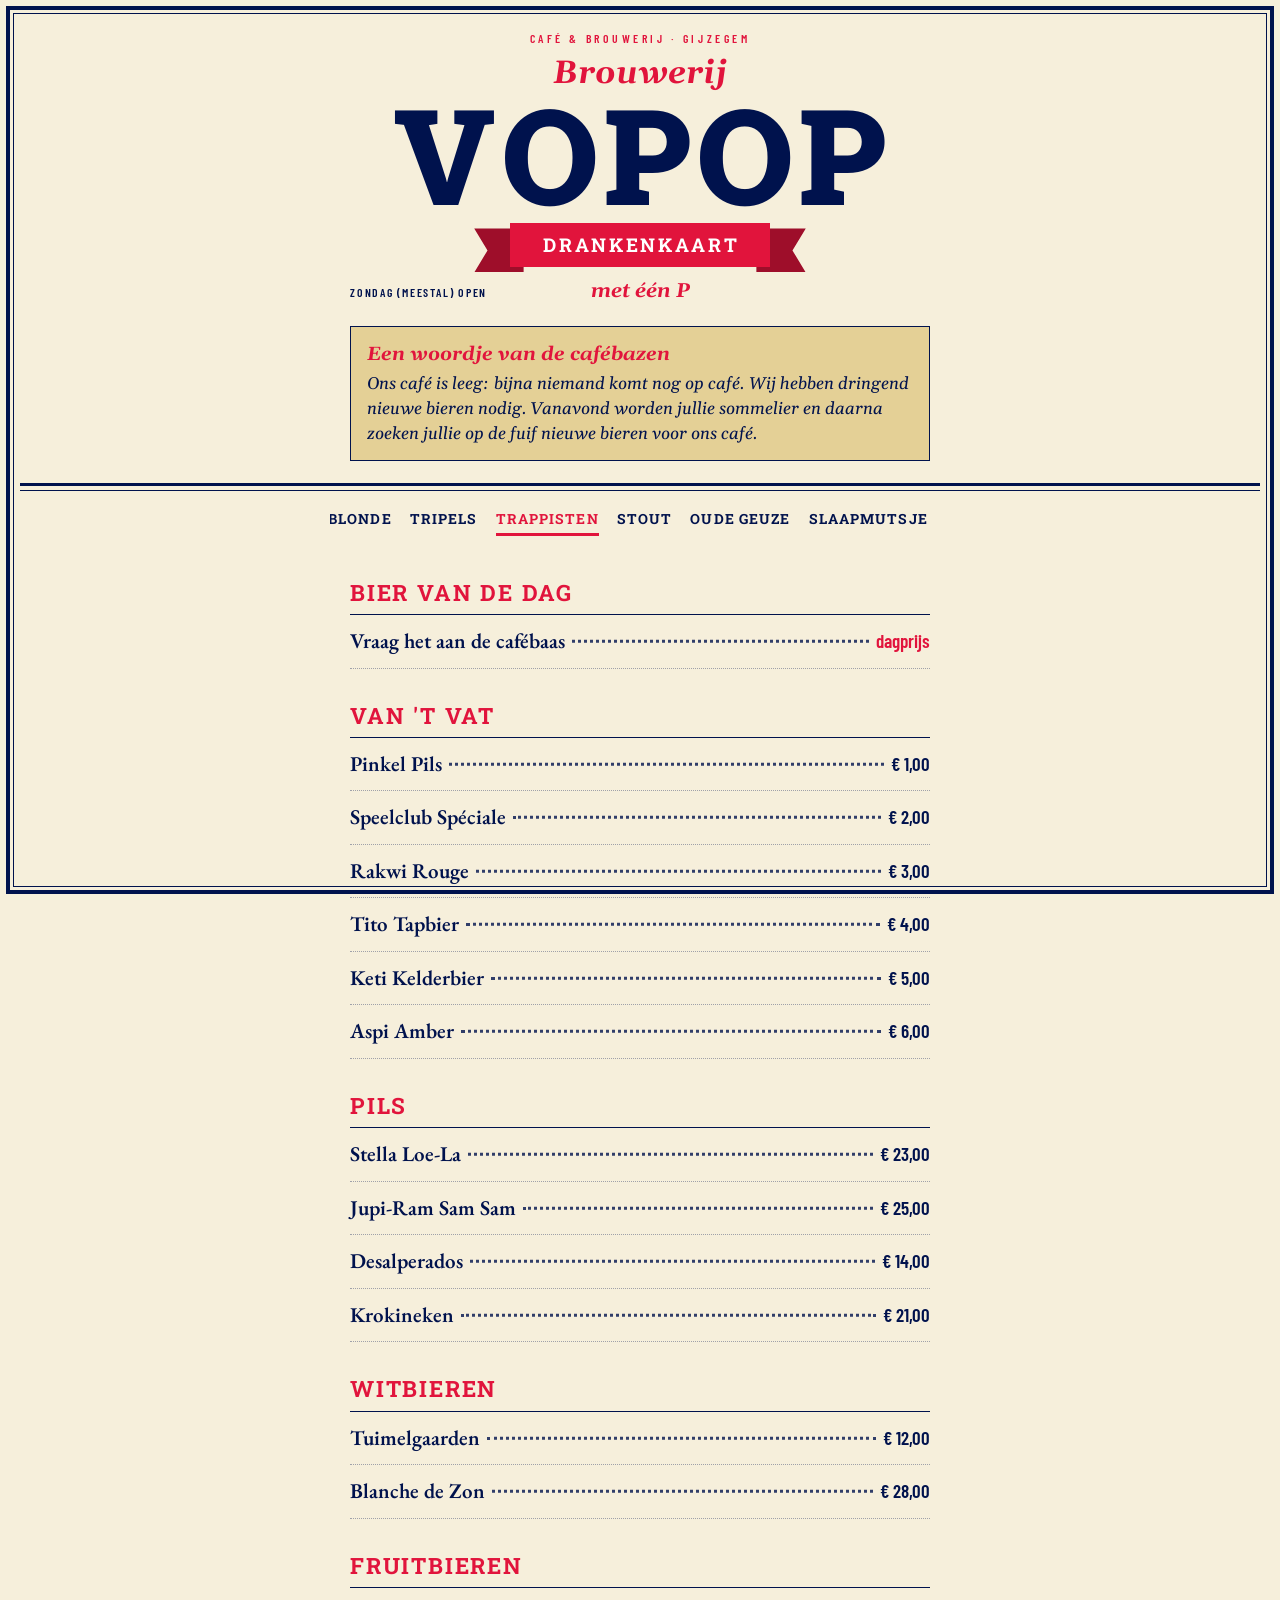
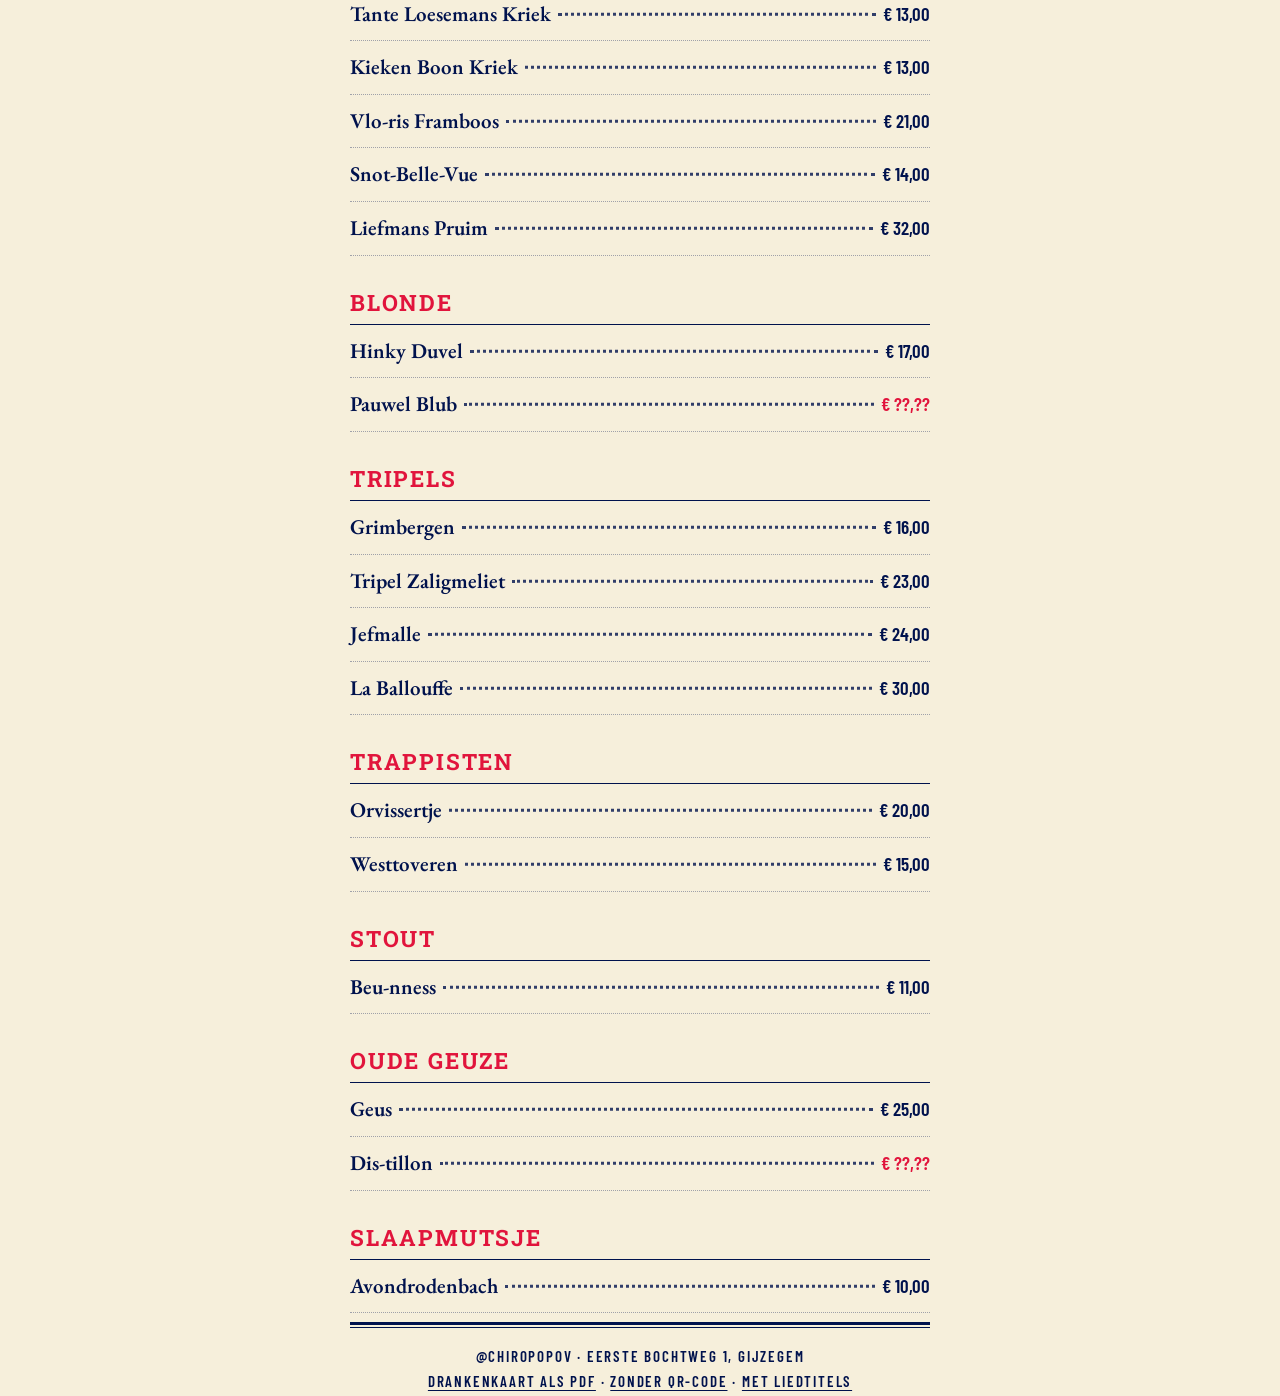
<file: index.html>
<!DOCTYPE html>
<html lang="nl">
<head>
<meta charset="utf-8">
<meta name="viewport" content="width=device-width, initial-scale=1, viewport-fit=cover">
<title>Drankenkaart | Brouwerij Vopop</title>
<meta name="description" content="De drankenkaart van Brouwerij Vopop: elk chiroliedje gekoppeld aan een Belgisch bier, de prijs is de bladzijde in het zangboekje.">
<meta name="theme-color" content="#F6EFDB">
<link rel="canonical" href="https://darkoboesmans.github.io/cantus/">
<meta property="og:title" content="Drankenkaart | Brouwerij Vopop">
<meta property="og:description" content="Elk chiroliedje gekoppeld aan een Belgisch bier.">
<meta property="og:type" content="website">
<meta property="og:url" content="https://darkoboesmans.github.io/cantus/">
<link rel="icon" href="data:image/svg+xml,%3Csvg xmlns=%22http://www.w3.org/2000/svg%22 viewBox=%220 0 32 32%22%3E%3Crect width=%2232%22 height=%2232%22 fill=%22%2300124D%22/%3E%3Ctext x=%2216%22 y=%2224%22 font-size=%2222%22 font-family=%22Georgia%22 font-weight=%22bold%22 fill=%22%23F6EFDB%22 text-anchor=%22middle%22%3EV%3C/text%3E%3C/svg%3E">
<link rel="preload" href="fonts/roboto-slab-latin-900-normal.woff2" as="font" type="font/woff2" crossorigin>
<link rel="stylesheet" href="styles.css">
<style>
  * { box-sizing: border-box; }
  html { -webkit-text-size-adjust: 100%; scroll-behavior: smooth; }
  body { margin: 0; background: var(--papier); color: var(--navy); font-family: var(--serif); font-size: 18px; line-height: 1.45; }
  button { font: inherit; color: inherit; cursor: pointer; }
  a { color: var(--navy); }
  :focus-visible { outline: 3px solid var(--rood); outline-offset: 3px; }
  .skip { position: absolute; left: 12px; top: -60px; background: var(--navy); color: #fff; padding: 8px 14px; z-index: 50; font-family: var(--caps); font-weight: 700; }
  .skip:focus { top: 12px; }
  .wrap { max-width: 620px; margin: 0 auto; padding: 0 20px; }

  /* Dubbele kader rond het scherm, zoals op de kaart */
  .kader { position: fixed; inset: 6px; border: 4px solid var(--navy); pointer-events: none; z-index: 20; }
  .kader::after { content: ""; position: absolute; inset: 3px; border: 1px solid var(--navy); }

  header.uithang { font-size: clamp(11px, 3.15vw, 19px); padding-top: 30px; }
  @media (max-width: 520px) { .uithang .onder { grid-template-columns: 1fr; row-gap: .3em; } .uithang .onder > span:first-child { order: 2; text-align: center; } .uithang .onder > span:last-child { display: none; } }
  .tafel { display: inline-block; margin-top: 10px; font-family: var(--caps); font-weight: 700; font-size: 15px; letter-spacing: .12em; background: var(--navy); color: var(--papier); padding: 3px 12px; }
  .verhaal { font-size: 17px; padding: 14px 16px; margin: 20px 0 0; }
  .verhaal h2 { font-size: 19px; }

  nav { position: sticky; top: 0; z-index: 5; background: var(--papier); margin-top: 22px; }
  nav ul { list-style: none; margin: 0 auto; padding: 12px 22px 10px; display: flex; gap: 18px; overflow-x: auto; scrollbar-width: none; max-width: 620px; }
  nav ul::-webkit-scrollbar { display: none; }
  nav .dubbel { margin: 0 20px; }
  nav a {
    position: relative; display: block; white-space: nowrap; text-decoration: none; color: var(--navy);
    font-family: var(--slab); font-weight: 700; font-size: 14px; letter-spacing: .08em; text-transform: uppercase; padding: 6px 0;
  }
  nav a::after { content: ""; position: absolute; left: 0; right: 0; bottom: 0; height: 3px; background: var(--rood); transform: scaleX(0); transform-origin: left; transition: transform .3s cubic-bezier(.3,.7,.2,1); }
  nav a:hover, nav a.actief { color: var(--rood); }
  nav a:hover::after, nav a.actief::after { transform: scaleX(1); }

  section.rubriek { padding-top: 30px; scroll-margin-top: 66px; font-size: 21px; }
  .bier { padding: 12px 0 13px; border-bottom: 1px dotted rgba(0,18,77,.35); }
  .bier h3 { margin: 0; font-size: 1em; line-height: 1.2; }
  .bier .prijs { font-size: 19px; }
  .uitleg { font-family: var(--cursief); font-style: italic; margin: 4px 0 0; font-size: 15.5px; line-height: 1.4; }

  footer { padding: 40px 0 60px; text-align: center; font-family: var(--caps); font-weight: 600; font-size: 15px; letter-spacing: .12em; text-transform: uppercase; }
  footer .dubbel { margin-bottom: 18px; }
  footer p { margin: 3px 0; }
  footer a { text-underline-offset: 3px; }

  @media (prefers-reduced-motion: reduce) {
    *, *::before, *::after { transition: none !important; animation: none !important; }
    html { scroll-behavior: auto; }
  }
</style>
</head>
<body>
<a class="skip" href="#kaart">Naar de drankenkaart</a>
<div class="kader" aria-hidden="true"></div>

<header class="wrap uithang">
  <p class="klein">CAFÉ &amp; BROUWERIJ · GIJZEGEM</p>
  <p class="brouwerij">Brouwerij</p>
  <h1 class="vopop">VOPOP</h1>
  <div class="lint"><span>DRANKENKAART</span></div>
  <div class="onder"><span class="open">ZONDAG (MEESTAL) OPEN</span><span class="slogan">met één P</span><span></span></div>
  <div id="tafel"></div>
  <div class="verhaal">
    <h2>Een woordje van de cafébazen</h2>
    <p id="verhaal"></p>
  </div>
</header>

<nav aria-label="Rubrieken"><div class="dubbel" style="margin-top:0"></div><ul id="nav"></ul></nav>

<main class="wrap" id="kaart" tabindex="-1"></main>

<footer class="wrap">
  <div class="dubbel"></div>
  <p id="adres"></p>
  <p><a href="menu.pdf">Drankenkaart als PDF</a> · <a href="menu-zonder-qr.pdf">zonder QR-code</a> · <a href="menu-liedjes.pdf">met liedtitels</a></p>
</footer>

<script src="menu.js"></script>
<script>
(function () {
  var M = window.VOPOP, $ = function (id) { return document.getElementById(id); };
  function esc(s) { return String(s).replace(/[&<>"]/g, function (c) { return { "&": "&amp;", "<": "&lt;", ">": "&gt;", '"': "&quot;" }[c]; }); }

  var tafel = new URLSearchParams(location.search).get("tafel");
  if (tafel) $("tafel").innerHTML = '<span class="tafel">TAFEL ' + String(tafel).replace(/[^0-9a-zA-Z]/g, "").slice(0, 4) + "</span>";
  $("verhaal").textContent = M.verhaal;
  $("adres").textContent = "@chiropopov · " + M.adres;

  var volgorde = M.kolommen.links.concat(M.kolommen.rechts);
  var nav = "", kaart = "";
  volgorde.forEach(function (rid) {
    var r = M.rubrieken.filter(function (x) { return x.id === rid; })[0]; if (!r) return;
    nav += '<li><a href="#' + r.id + '" data-r="' + r.id + '">' + esc(r.naam) + "</a></li>";
    kaart += '<section class="rubriek" id="' + r.id + '" aria-labelledby="h-' + r.id + '"><h2 id="h-' + r.id + '">' + esc(r.naam) + "</h2>";
    r.bieren.forEach(function (b) {
      kaart += '<article class="bier"><div class="lijn"><h3 class="naam">' + esc(b.bier) + '</h3><span class="punten" aria-hidden="true"></span>' +
        '<span class="prijs' + (typeof b.prijs === "number" ? "" : " raar") + '">' + esc(M.prijsTekst(b.prijs)) + "</span></div>" +
        (b.uitleg ? '<p class="uitleg">' + esc(b.uitleg) + "</p>" : "") + "</article>";
    });
    kaart += "</section>";
  });
  $("nav").innerHTML = nav; $("kaart").innerHTML = kaart;

  var links = document.querySelectorAll("nav a");
  if ("IntersectionObserver" in window) {
    var io = new IntersectionObserver(function (items) {
      items.forEach(function (it) {
        if (!it.isIntersecting) return;
        links.forEach(function (a) {
          var aan = a.dataset.r === it.target.id;
          a.classList.toggle("actief", aan);
          if (aan) { a.setAttribute("aria-current", "true"); a.closest("ul").scrollTo({ left: a.offsetLeft - 22, behavior: "smooth" }); } else a.removeAttribute("aria-current");
        });
      });
    }, { rootMargin: "-80px 0px -70% 0px" });
    document.querySelectorAll("section.rubriek").forEach(function (s) { io.observe(s); });
  }
})();
</script>
</body>
</html>
</file>
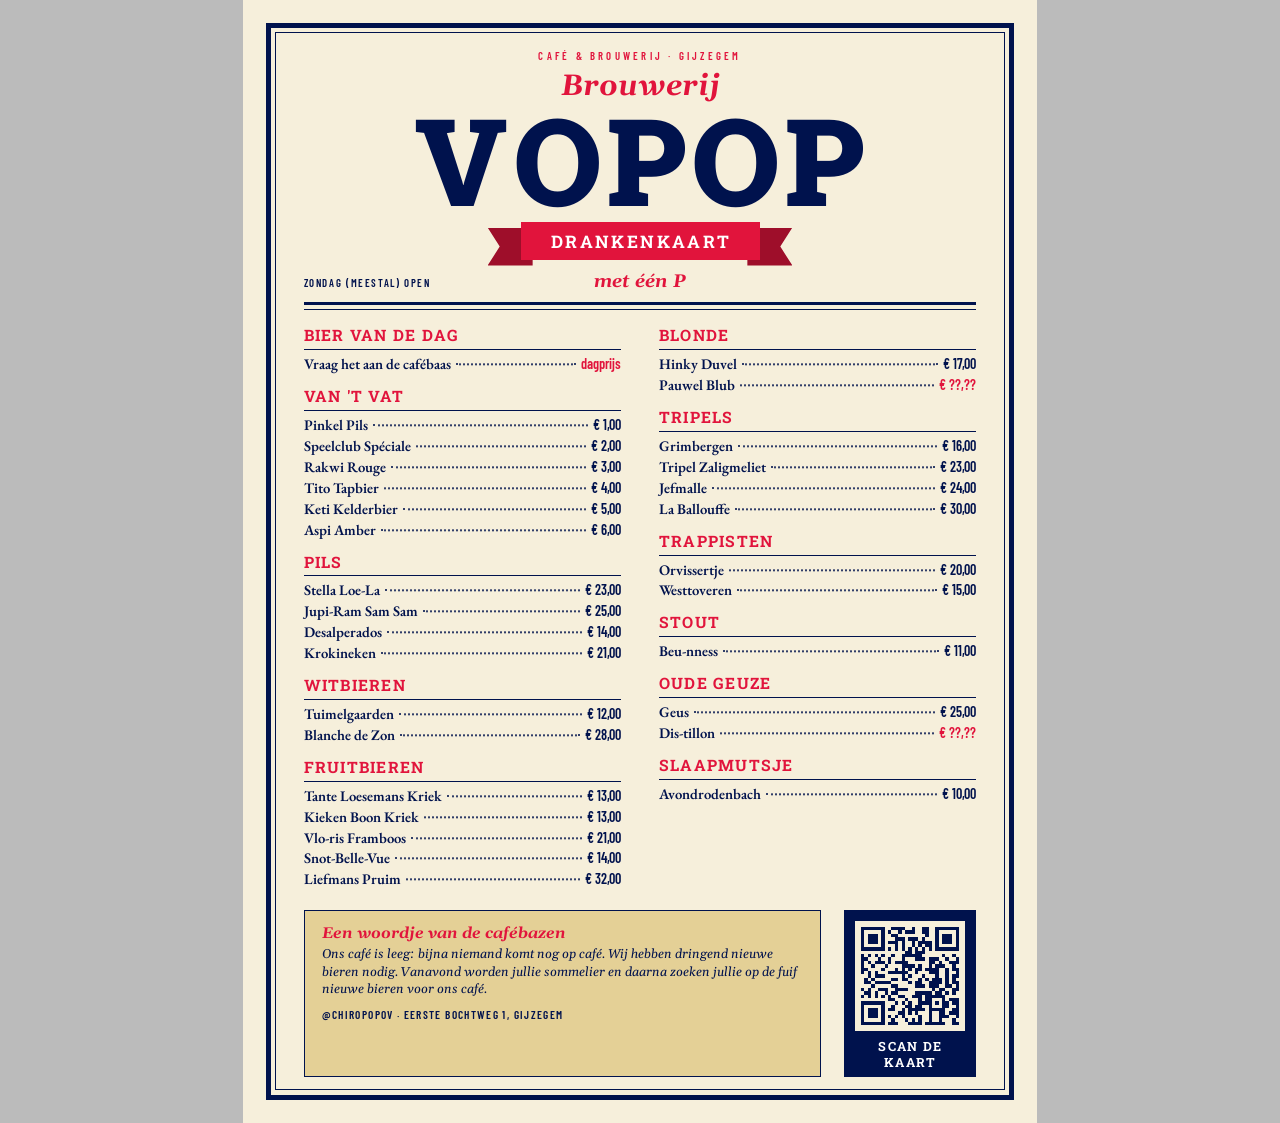
<file: print.html>
<!DOCTYPE html>
<html lang="nl">
<head>
<meta charset="utf-8">
<title>Drankenkaart A4 | Brouwerij Vopop</title>
<meta name="robots" content="noindex">
<link rel="stylesheet" href="styles.css">
<style>
  @page { size: A4; margin: 0; }
  * { box-sizing: border-box; }
  html, body { margin: 0; -webkit-print-color-adjust: exact; print-color-adjust: exact; }
  body { background: #bbb; color: var(--navy); }
  .blad { width: 210mm; height: 297mm; margin: 0 auto; background: var(--papier); position: relative; overflow: hidden; padding: 13mm 16mm 0; }
  .kader { position: absolute; inset: 6mm; border: 1.4mm solid var(--navy); pointer-events: none; }
  .kader::after { content: ""; position: absolute; inset: 1.2mm; border: .3mm solid var(--navy); }

  .uithang { font-size: 13pt; }
  .kaart { display: grid; grid-template-columns: 1fr 1fr; column-gap: 10mm; margin-top: 4mm; font-size: 11pt; align-items: start; }
  .rubriek { margin-bottom: 3.2mm; }
  .rubriek h2 { margin-bottom: .8mm; }
  .bier { padding: .25mm 0; }
  .bier .prijs { font-size: 10.6pt; }

  .voet { position: absolute; left: 16mm; right: 16mm; bottom: 12mm; display: flex; gap: 6mm; align-items: stretch; font-size: 10pt; }
  .verhaal { flex: 1; padding: 3.5mm 4.5mm; }
  .verhaal h3 { font-size: 11.5pt; }
  .verhaal p { font-size: 9.6pt; line-height: 1.38; }
  .verhaal .adres { font-family: var(--caps); font-style: normal; font-weight: 600; font-size: 8.5pt; letter-spacing: .12em; margin-top: 2mm; }
  .qr { width: 35mm; background: var(--navy); color: #fff; text-align: center; padding: 3mm 3mm 2mm; }
  .qr .vak { background: var(--papier); padding: 1.6mm; }
  .qr img { width: 100%; display: block; }
  .qr p { font-family: var(--slab); font-weight: 700; font-size: 9.5pt; letter-spacing: .1em; margin: 1.8mm 0 0; }
</style>
</head>
<body>
<div class="blad">
  <div class="kader"></div>
  <header class="uithang">
    <p class="klein">CAFÉ &amp; BROUWERIJ · GIJZEGEM</p>
    <p class="brouwerij">Brouwerij</p>
    <h1 class="vopop">VOPOP</h1>
    <div class="lint"><span>DRANKENKAART</span></div>
    <div class="onder"><span class="open">ZONDAG (MEESTAL) OPEN</span><span class="slogan">met één P</span><span></span></div>
    <div class="dubbel"></div>
  </header>
  <main class="kaart"><div id="links"></div><div id="rechts"></div></main>
  <div class="voet">
    <div class="verhaal">
      <h3>Een woordje van de cafébazen</h3>
      <p id="verhaal"></p>
      <p class="adres" id="adres"></p>
    </div>
    <div class="qr"><div class="vak"><img src="qr.svg" alt="QR-code naar de online drankenkaart"></div><p>SCAN DE KAART</p></div>
  </div>
</div>
<script src="menu.js"></script>
<script>
  if (new URLSearchParams(location.search).get("qr") === "0") document.querySelector(".qr").remove();
  var titels = new URLSearchParams(location.search).get("titels") === "1";
  var M = window.VOPOP, kol = { links: "", rechts: "" }, links = M.kolommen.links, rechts = M.kolommen.rechts;
  function esc(s) { return String(s).replace(/[&<>"]/g, function (c) { return { "&": "&amp;", "<": "&lt;", ">": "&gt;", '"': "&quot;" }[c]; }); }
  var volgorde = links.concat(rechts);
  volgorde.forEach(function (id) {
    var r = M.rubrieken.filter(function (x) { return x.id === id; })[0];
    var h = '<section class="rubriek"><h2>' + esc(r.naam) + "</h2>";
    r.bieren.forEach(function (b) {
      h += '<div class="bier lijn"><span class="naam">' + esc(titels ? b.lied : b.bier) + '</span><span class="punten"></span>' +
           '<span class="prijs' + (typeof b.prijs === "number" ? "" : " raar") + '">' + esc(M.prijsTekst(b.prijs)) + "</span></div>";
    });
    kol[links.indexOf(id) >= 0 ? "links" : "rechts"] += h + "</section>";
  });
  document.getElementById("links").innerHTML = kol.links;
  document.getElementById("rechts").innerHTML = kol.rechts;
  document.getElementById("verhaal").textContent = M.verhaal;
  document.getElementById("adres").textContent = "@CHIROPOPOV · " + M.adres.toUpperCase();
</script>
</body>
</html>
</file>
<file: styles.css>
/* Brouwerij Vopop: gedeelde stijl voor web en print (maten in em, basis zet elke pagina zelf) */
@font-face { font-family: "Roboto Slab"; font-weight: 700; font-display: swap; src: url("fonts/roboto-slab-latin-700-normal.woff2") format("woff2"); }
@font-face { font-family: "Roboto Slab"; font-weight: 900; font-display: swap; src: url("fonts/roboto-slab-latin-900-normal.woff2") format("woff2"); }
@font-face { font-family: "EB Garamond"; font-weight: 600; font-display: swap; src: url("fonts/eb-garamond-latin-600-normal.woff2") format("woff2"); }
@font-face { font-family: "Gelasio"; font-weight: 400; font-style: italic; font-display: swap; src: url("fonts/gelasio-latin-400-italic.woff2") format("woff2"); }
@font-face { font-family: "Gelasio"; font-weight: 700; font-style: italic; font-display: swap; src: url("fonts/gelasio-latin-700-italic.woff2") format("woff2"); }
@font-face { font-family: "Barlow Condensed"; font-weight: 600; font-display: swap; src: url("fonts/barlow-condensed-latin-600-normal.woff2") format("woff2"); }
@font-face { font-family: "Barlow Condensed"; font-weight: 700; font-display: swap; src: url("fonts/barlow-condensed-latin-700-normal.woff2") format("woff2"); }

:root {
  --papier: #F6EFDB;
  --navy: #00124D;      /* Chiro PMS 282 */
  --rood: #E1143C;      /* Chiro PMS 186 */
  --rood-donker: #9E0E2A;
  --beige: #E4D096;     /* Chiro PMS 467 */
  --slab: "Roboto Slab", Georgia, serif;
  --serif: "EB Garamond", Georgia, serif;
  --cursief: "Gelasio", Georgia, serif;
  --caps: "Barlow Condensed", "Bahnschrift", "Arial Narrow", sans-serif;
}

/* Uithangbord */
.uithang { text-align: center; color: var(--navy); }
.uithang .klein { font-family: var(--caps); font-weight: 600; font-size: .62em; letter-spacing: .3em; color: var(--rood); margin: 0; }
.uithang .brouwerij { font-family: var(--cursief); font-weight: 700; font-style: italic; color: var(--rood); font-size: 1.7em; line-height: 1; margin: .35em 0 0; }
.uithang .vopop { font-family: var(--slab); font-weight: 900; font-size: 7em; line-height: .95; letter-spacing: .04em; margin: 0; padding-left: .04em; }
.lint { position: relative; display: inline-block; margin-top: .3em; }
.lint > span {
  position: relative; z-index: 1; display: block; background: var(--rood); color: #fff;
  font-family: var(--slab); font-weight: 700; font-size: 1em; letter-spacing: .14em; padding: .45em 1.6em .42em 1.74em;
}
.lint::before, .lint::after { content: ""; position: absolute; top: .3em; width: 2.6em; height: 100%; background: var(--rood-donker); }
.lint::before { left: -1.9em; clip-path: polygon(0 0, 100% 0, 100% 100%, 0 100%, .7em 50%); }
.lint::after { right: -1.9em; clip-path: polygon(0 0, 100% 0, calc(100% - .7em) 50%, 100% 100%, 0 100%); }
.uithang .onder { display: grid; grid-template-columns: minmax(0,1fr) auto minmax(0,1fr); column-gap: .6em; align-items: baseline; margin-top: .55em; }
.uithang .open { font-family: var(--caps); font-weight: 600; font-size: .62em; letter-spacing: .15em; text-align: left; }
.uithang .slogan { font-family: var(--cursief); font-weight: 700; font-style: italic; color: var(--rood); font-size: 1.05em; }
.dubbel { border-top: .2em solid var(--navy); border-bottom: .07em solid var(--navy); height: .45em; margin-top: .55em; }

/* Rubrieken en kaartregels */
.rubriek h2 {
  font-family: var(--slab); font-weight: 700; color: var(--rood); font-size: 1.07em; letter-spacing: .08em; text-transform: uppercase;
  margin: 0; padding-bottom: .25em; border-bottom: .06em solid var(--navy);
}
.lijn { display: flex; align-items: baseline; gap: .35em; }
.naam { font-family: var(--serif); font-weight: 600; color: var(--navy); }
.punten { flex: 1; min-width: .8em; border-bottom: .16em dotted var(--navy); transform: translateY(-.25em); opacity: .8; }
.prijs { font-family: var(--caps); font-weight: 600; color: var(--navy); white-space: nowrap; }
.prijs.raar { color: var(--rood); }

/* Woordje van de cafébazen */
.verhaal { background: var(--beige); border: .07em solid var(--navy); color: var(--navy); text-align: left; }
.verhaal h2, .verhaal h3 { font-family: var(--cursief); font-weight: 700; font-style: italic; color: var(--rood); margin: 0 0 .2em; }
.verhaal p { font-family: var(--cursief); font-style: italic; margin: 0; }
</file>
